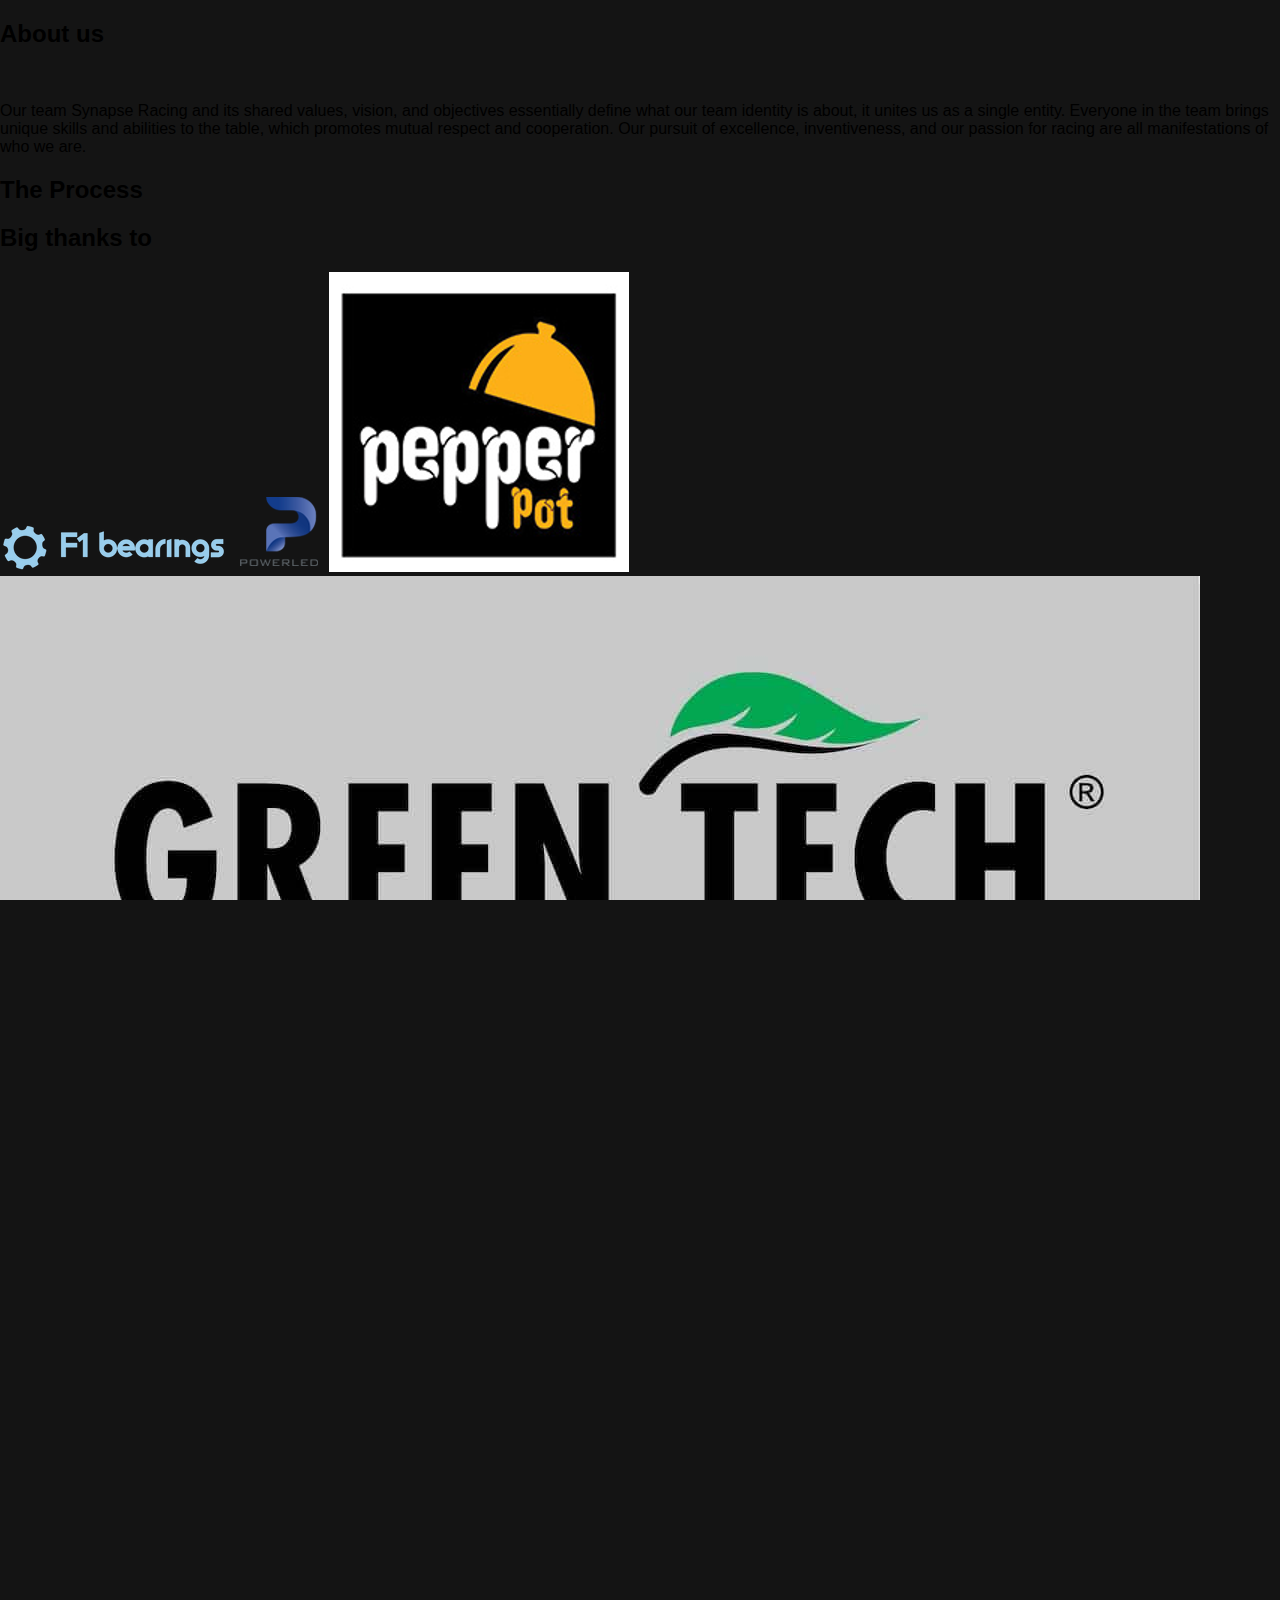
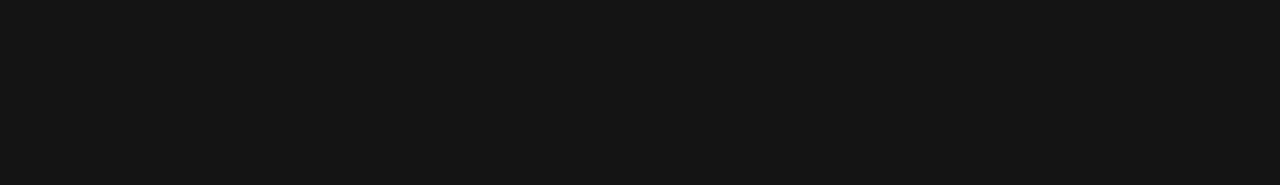
<file: index.html>
<!DOCTYPE html>
<html lang="en">
<head>
    <meta charset="UTF-8">
    <meta name="viewport" content="width=device-width, initial-scale=1.0">
    
    <link rel="preconnect" href="https://fonts.googleapis.com">
    <link rel="preconnect" href="https://fonts.gstatic.com" crossorigin>
    <link rel="stylesheet" href="https://fonts.googleapis.com/css2?family=Josefin+Sans:wght@200&display=swap">
    
    <link rel="stylesheet" href="/Assets/css/all.min.css">
    <link rel="stylesheet" href="/Assets/css/fontawesome.min.css">

    <link rel="icon" href="/Assets/logo_transparent.jpg" type="image/x-n">
    <link rel="stylesheet" href="/style.css">

    <script>
        document.addEventListener("DOMContentLoaded",function(){function openLink(url){window.open(url,'_blank')}
        document.querySelectorAll('.sponsor').forEach(sponsor=>{sponsor.addEventListener('click',function(){openLink(this.dataset.url)})})})
    </script>

    <title>Synapse Racing | Home</title>
</head>
<body>
    <article class="wrapper">
        <section class="about-us" id="about-us">
            <h2 class="sped">About us</h2>
            <br>
            <p>
                Our team Synapse Racing and its shared values, vision, and objectives essentially define what our team identity is about, it unites us as a single entity.
                Everyone in the team brings unique skills and abilities to the table, which promotes mutual respect and cooperation.
                Our pursuit of excellence, inventiveness, and our passion for racing are all manifestations of who we are.
            </p>
        </section>
        <section class="process" id="process">
            <h2>The Process</h2>
        </section>
        <section class="sponsors" id="sponsors">
            <h2>Big thanks to</h2>
            <div class="sponsorImgs">
                <img class="sponsor" data-url="https://f1bearings.com/" src="/Assets/Sponsors/1.png" alt="F1 bearings" title="F1 Bearings" draggable="false">
                <img class="sponsor" data-url="https://powerledme.com/" src="/Assets/Sponsors/2.png" alt="Powerled" title="Powerled" draggable="false">
                <img class="sponsor" src="/Assets/Sponsors/3.webp" alt="Pepper Pot" title="Pepper Pot" draggable="false">
                <img class="sponsor" data-url="https://www.greentech-heatshield.com/" src="/Assets/Sponsors/4.jpg" alt="Greentech-Heatsheild" title="Greentech-Heatsheild" draggable="false">
                <img class="sponsor" data-url="https://chops.ae/" src="/Assets/Sponsors/5.jpg" alt="Chops" title="Chops" draggable="false">
            </div>
        </section>
        <section class="end" id="contact">
            <h2 class="end-title">Contact us</h2>
            <div class="end-text">
                <span><i class="fa-brands fa-instagram"></i>&nbsp;&nbsp;&nbsp;&nbsp;<a id="contact" href="https://www.instagram.com/synapseracing/">instagram</a></span>
                <br style="user-select: none;">
                <span><i class="fa-regular fa-envelope"></i>&nbsp;&nbsp;&nbsp;<a id="contact" href="mailto:">mail</a></span>
            </div>
        </section>
    </article>
</body>
</html>
</file>
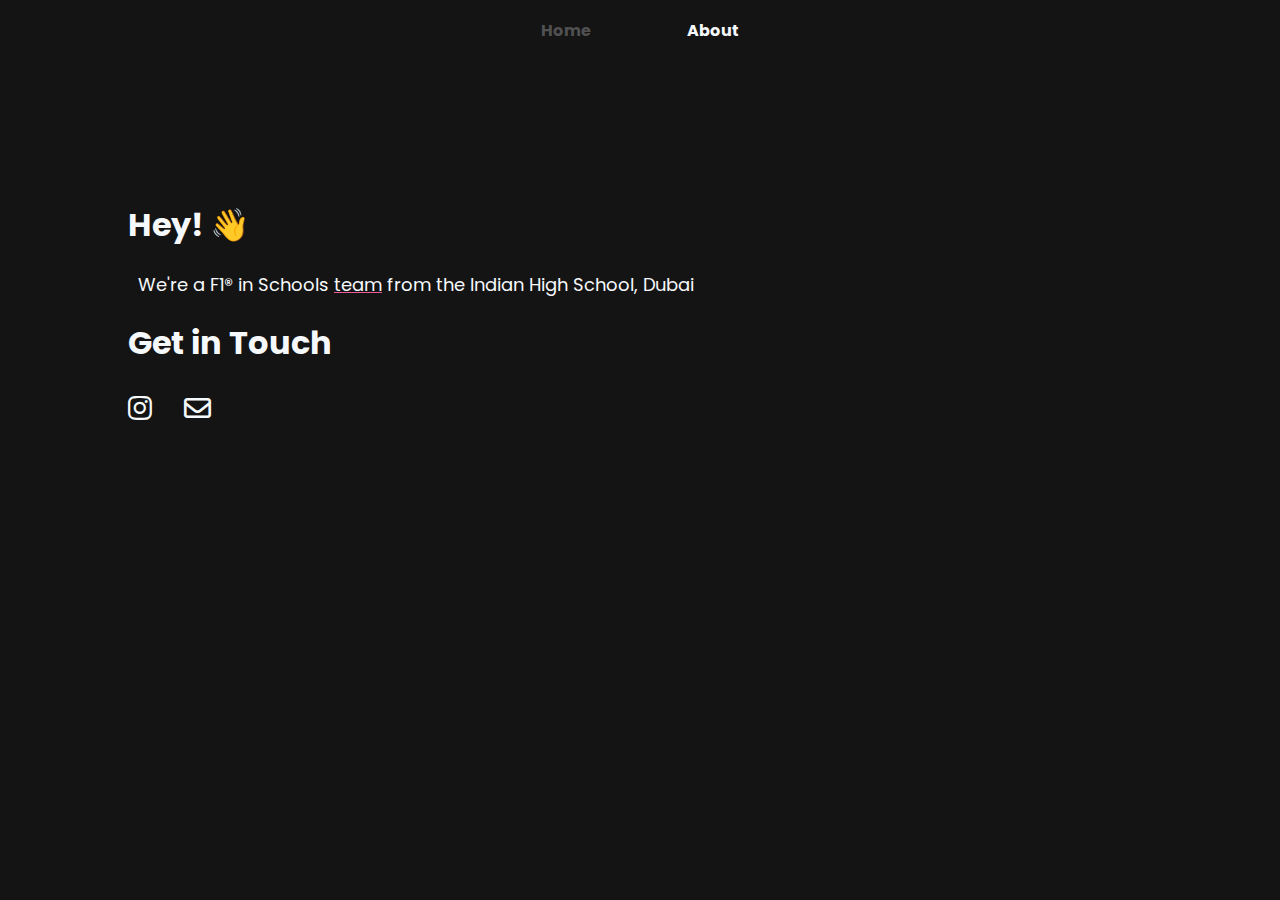
<file: about/index.html>
<!DOCTYPE html>
<html lang="en">
<head>
    <meta charset="UTF-8">
    <meta name="viewport" content="width=device-width, initial-scale=1, maximum-scale=1, user-scalable=no">

    <link rel="preconnect" href="https://fonts.googleapis.com">
    <link rel="preconnect" href="https://fonts.gstatic.com" crossorigin>
    <link rel="stylesheet" href="https://fonts.googleapis.com/css2?family=Poppins&display=swap">

    <link rel="stylesheet" href="/Assets/css/all.min.css">
    <link rel="stylesheet" href="/Assets/css/fontawesome.min.css">

    <link rel="icon" href="/Assets/logo.jpg" type="image/x-n">
    <link rel="stylesheet" href="/about/style.css">
    <title>Valkyie | About</title>
</head>
<body>
    <div class="nav">
        <a id="home" href="/">Home</a>
        <a id="about">About</a>
    </div>
    <div class="content">
        <h1>Hey! 👋</h1>
        <p>We're a F1® in Schools <a class="redirect" href="/about/meet-the-team/">team</a> from the Indian High School, Dubai</p>
        <h1>Get in Touch</h1>
        <div class="contacts">
            <a id="contact" href="https://www.instagram.com/valkyrie.f1/"><i class="fa-brands fa-instagram"></i></a>
            <a id="contact" href="mailto:valkyrie.f24@gmail.com"><i class="fa-regular fa-envelope"></i></a>
        </div>
    </div>
</body>
</html>
</file>
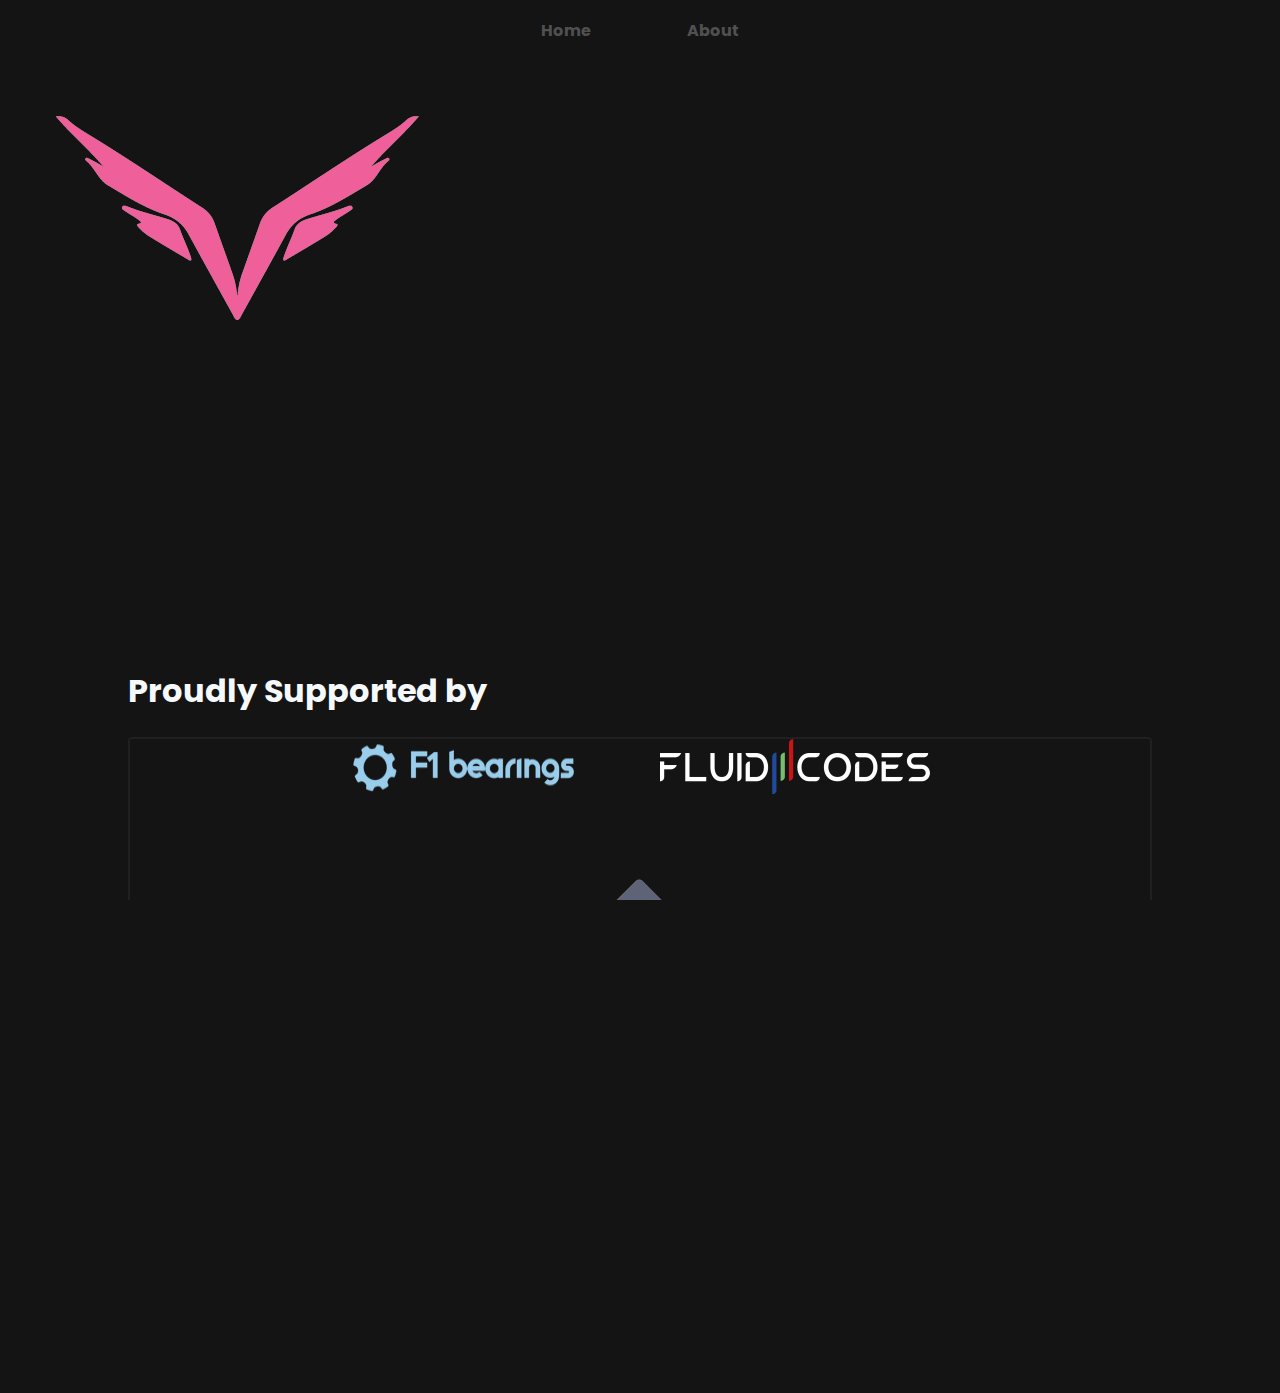
<file: sponsors/index.html>
<!DOCTYPE html>
<html lang="en">
<head>
    <meta charset="UTF-8">
    <meta name="viewport" content="width=device-width, initial-scale=1, maximum-scale=1, user-scalable=no">

    <link rel="preconnect" href="https://fonts.googleapis.com">
    <link rel="preconnect" href="https://fonts.gstatic.com" crossorigin>
    <link rel="stylesheet" href="https://fonts.googleapis.com/css2?family=Poppins&display=swap">

    <link rel="stylesheet" href="/Assets/css/all.min.css">
    <link rel="stylesheet" href="/Assets/css/fontawesome.min.css">

    <link rel="icon" href="/Assets/logo.jpg" type="image/x-n">
    <link rel="stylesheet" href="/sponsors/style.css">

    <script>
        document.addEventListener("DOMContentLoaded", function () {
            function openLink(url) {
                window.open(url, '_blank');
            }

            document.querySelectorAll('.sponsor').forEach(sponsor => {
                sponsor.addEventListener('click', function () {
                    openLink(this.dataset.url);
                });
            });
        });
    </script>

    <title>Valkyie | Sponsors</title>
</head>
<body>
    <img class="logo" src="/Assets/logo_.png" alt="logo">
    <div class="nav">
        <a id="home" href="/">Home</a>
        <a id="about" href="/about/">About</a>
    </div>
    <div class="content">
        <h1>Proudly Supported by</h1>
        <div class="holder">
            <img class="sponsor" data-url="https://www.f1bearings.com/" src="/Assets/Sponsors/F1_bearings.png" alt="F1 bearings" draggable="false">
            <img class="sponsor" data-url="https://fluidcodes.com/" src="/Assets/Sponsors/FluidCodes.png" alt="Fluid Codes" draggable="false">
            <img class="sponsor" data-url="https://thinkninnovate.com/" src="/Assets/Sponsors/TNI.png" alt="Think N Innovate" draggable="false">
        </div>
    </div>
</body>
</html>
</file>
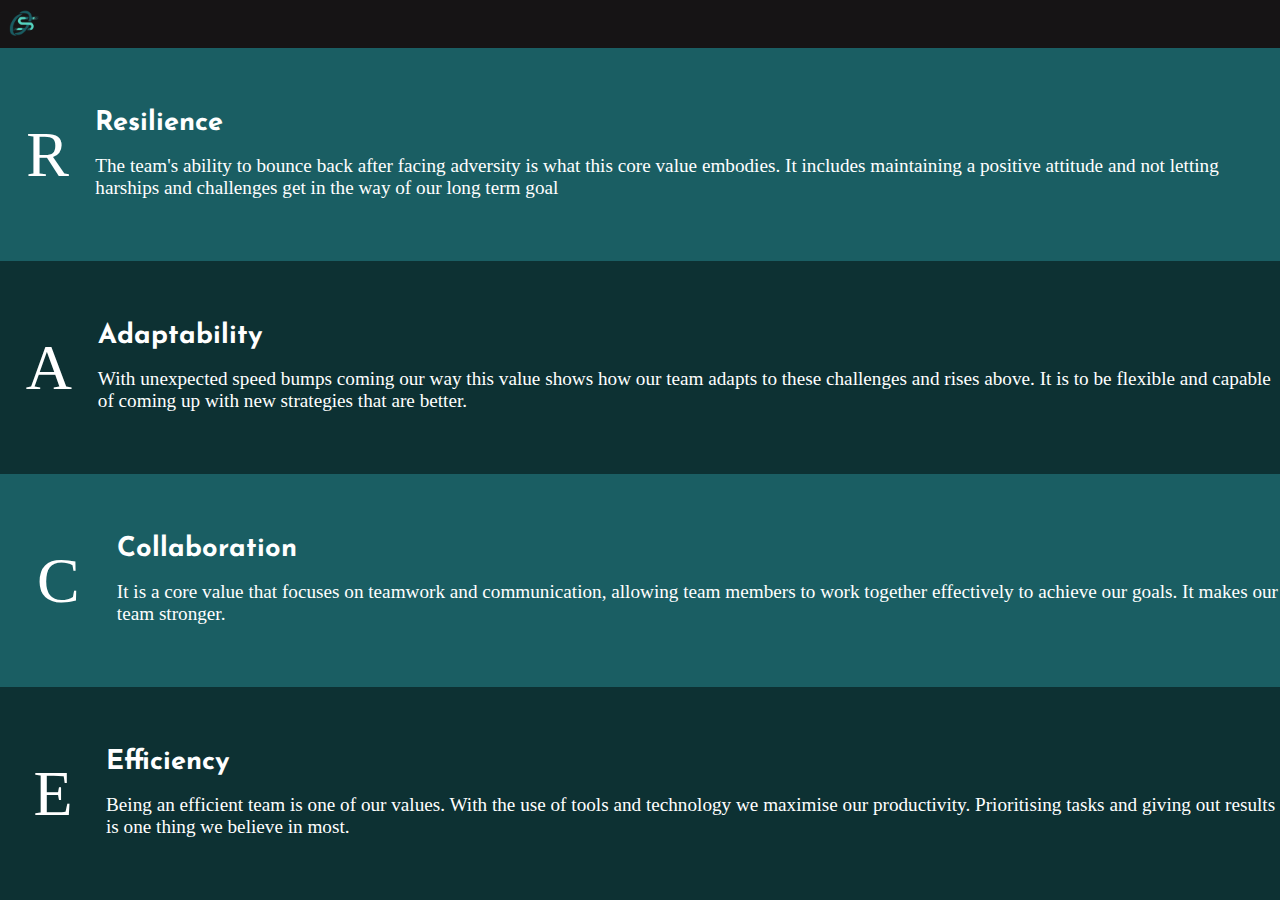
<file: values/index.html>
<!DOCTYPE html>
<html lang="en">
<head>
    <meta charset="UTF-8">
    <meta name="viewport" content="width=device-width, initial-scale=1.0">
    
    <link rel="preconnect" href="https://fonts.googleapis.com">
    <link rel="preconnect" href="https://fonts.gstatic.com" crossorigin>
    <link rel="stylesheet" href="https://fonts.googleapis.com/css2?family=Josefin+Sans:wght@200&display=swap">
    <link rel="stylesheet" href="https://fonts.googleapis.com/css2?family=Lato:wght@300&display=swap">
    
    <link rel="stylesheet" href="/Assets/css/all.min.css">
    <link rel="stylesheet" href="/Assets/css/fontawesome.min.css">

    <link rel="icon" href="/Assets/imgs/logo.png" type="image/x-n">
    <link rel="stylesheet" href="/values/style.css">

    <title>Synapse Racing | Values</title>
</head>
<body>
    <nav><a href="/" title="home"><img style="height: 100%; object-fit: contain;" src="/Assets/imgs/logo_transparent.png"></a></nav>
    <article>
        <section class="R" id="section">
            <div class="letter">R</div>
            <div class="content">
                <h3 style="font-family: 'Josefin Sans', sans-serif;">Resilience</h3><br>
                <p>
                    The team's ability to bounce back after facing adversity is what this core value embodies.
                    It includes maintaining a positive attitude and not letting harships and challenges get in the way of our long term goal
                </p>
            </div>
        </section>
        <section class="A" id="section">
            <div class="letter">A</div>
            <div class="content">
                <h3 style="font-family: 'Josefin Sans', sans-serif;">Adaptability</h3><br>
                <p>
                    With unexpected speed bumps coming our way this value shows how our team adapts to these challenges and rises above.
                    It is to be flexible and capable of coming up with new strategies that are better.
                </p>
            </div>
        </section>
        <section class="C" id="section">
            <div class="letter">C</div>
            <div class="content">
                <h3 style="font-family: 'Josefin Sans', sans-serif;">Collaboration</h3><br>
                <p>
                    It is a core value that focuses on teamwork and communication, allowing team members to work together effectively to achieve our goals.
                    It makes our team stronger.
                </p>
            </div>
        </section>
        <section class="E" id="section">
            <div class="letter">E</div>
            <div class="content">
                <h3 style="font-family: 'Josefin Sans', sans-serif;">Efficiency</h3><br>
                <p>
                    Being an efficient team is one of our values.
                    With the use of tools and technology we maximise our productivity.
                    Prioritising tasks and giving out results is one thing we believe in most.
                </p>
            </div>
        </section>
    </article>
</body>
</file>
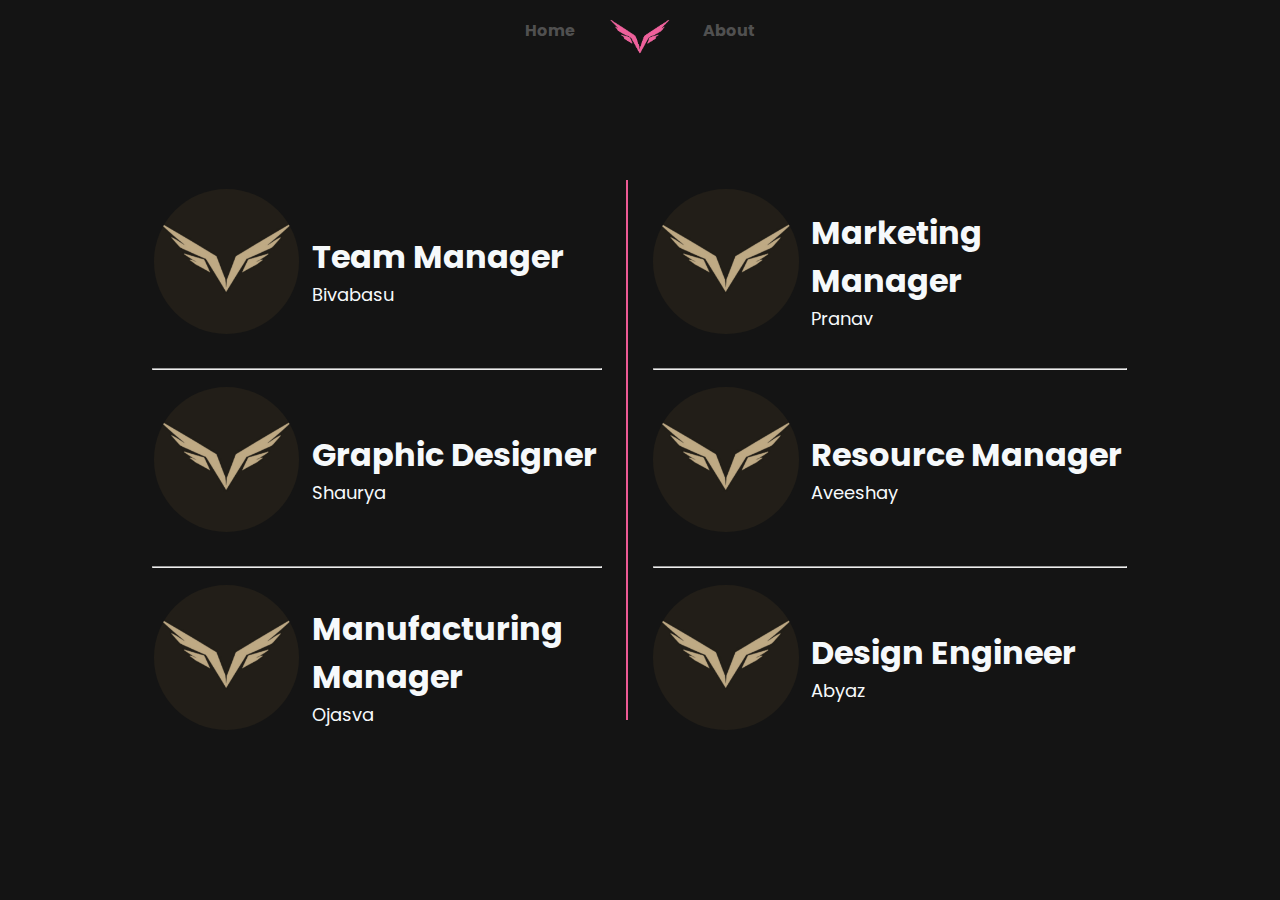
<file: about/meet-the-team/index.html>
<!DOCTYPE html>
<html lang="en">
<head>
    <meta charset="UTF-8">
    <meta name="viewport" content="width=device-width, initial-scale=1, maximum-scale=1, user-scalable=no">

    <link rel="preconnect" href="https://fonts.googleapis.com">
    <link rel="preconnect" href="https://fonts.gstatic.com" crossorigin>
    <link rel="stylesheet" href="https://fonts.googleapis.com/css2?family=Poppins&display=swap">

    <link rel="stylesheet" href="/Assets/css/all.min.css">
    <link rel="stylesheet" href="/Assets/css/fontawesome.min.css">

    <link rel="icon" href="/Assets/logo.jpg" type="image/x-n">
    <link rel="stylesheet" href="/about/meet-the-team/style.min.css">
    <script>
        document.addEventListener('DOMContentLoaded', function() {
            if (window.innerWidth < 955) {
                window.location.href = '/about/meet-the-team/mobile.html';
            }
            window.addEventListener('resize', function() {
                if (window.innerWidth < 955) { window.location.href = '/about/meet-the-team/mobile.html'; }
            });
        });
    </script>
    <title>Valkyie | Meet the team</title>
</head>
<body>
    <img class="logo" src="/Assets/logo_.png" alt="logo">
    <div class="nav">
        <a id="home" href="/">Home</a>
        <a id="about" href="/about/">About</a>
    </div>
    <div class="content">
        <div class="left">
            <div class="dude">
                <img src="/Assets/logo.jpg" class="mugshot" draggable="false">
                <div class="desc">
                    <div class="title">Team Manager</div>
                    <p>Bivabasu</p>
                </div>
            </div>
            <hr>
            <div class="dude">
                <img src="/Assets/logo.jpg" class="mugshot" draggable="false">
                <div class="desc">
                    <div class="title">Graphic Designer</div>
                    <p>Shaurya</p>
                </div>
            </div>
            <hr>
            <div class="dude">
                <img src="/Assets/logo.jpg" class="mugshot" draggable="false">
                <div class="desc">
                    <div class="title">Manufacturing Manager</div>
                    <p>Ojasva</p>
                </div>
            </div>
        </div>
        <div class="hr"><hr></div>
        <div class="right">
            <div class="dude">
                <img src="/Assets/logo.jpg" class="mugshot" draggable="false">
                <div class="desc">
                    <div class="title">Marketing Manager</div>
                    <p>Pranav</p>
                </div>
            </div>
            <hr>
            <div class="dude">
                <img src="/Assets/logo.jpg" class="mugshot" draggable="false">
                <div class="desc">
                    <div class="title">Resource Manager</div>
                    <p>Aveeshay</p>
                </div>
            </div>
            <hr>
            <div class="dude">
                <img src="/Assets/logo.jpg" class="mugshot" draggable="false">
                <div class="desc">
                    <div class="title">Design Engineer</div>
                    <p>Abyaz</p>
                </div>
            </div>
        </div>
    </div>
</body>
</html>
</file>
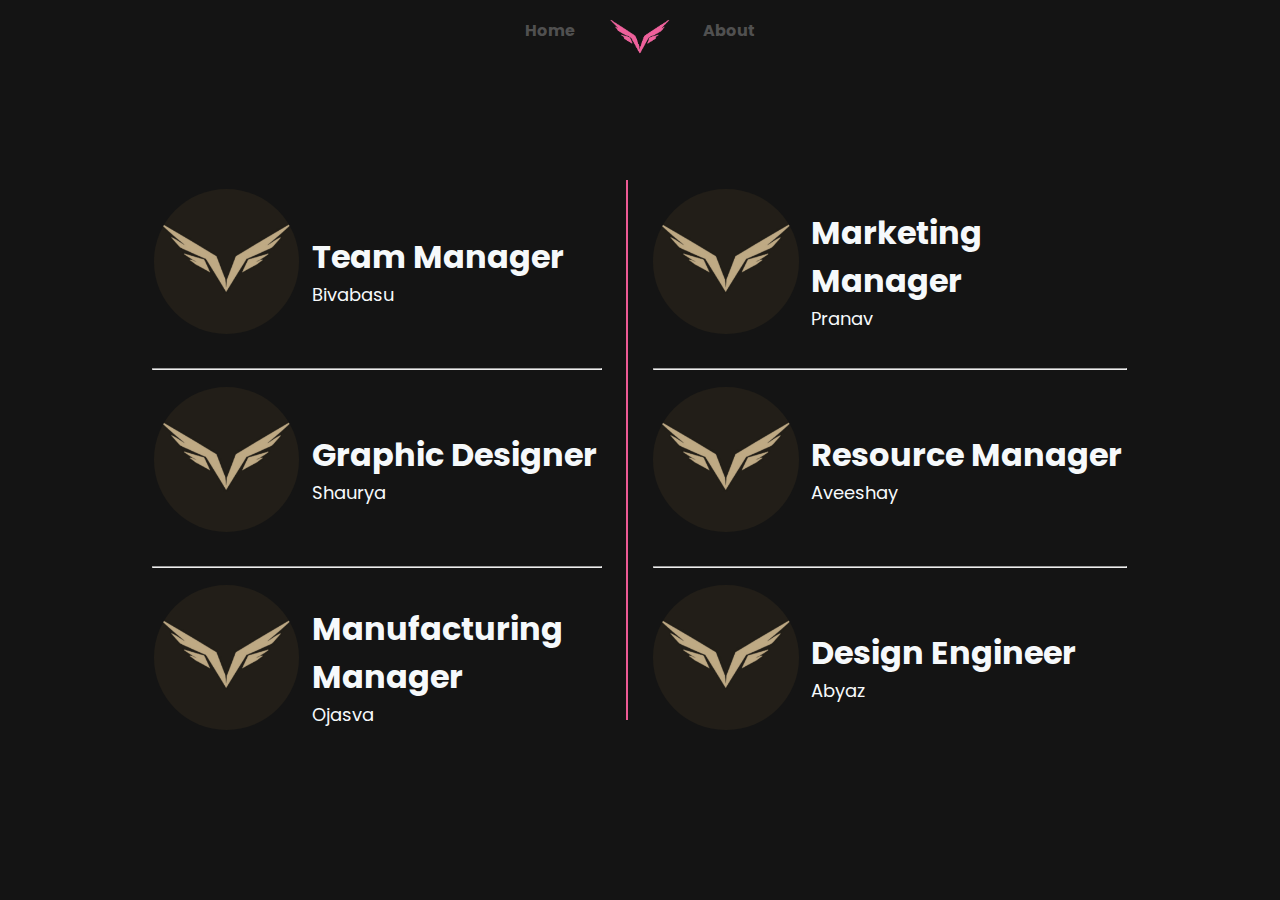
<file: about/meet-the-team/mobile.html>
<!DOCTYPE html>
<html lang="en">
<head>
    <meta charset="UTF-8">
    <meta name="viewport" content="width=device-width, initial-scale=1, maximum-scale=1, user-scalable=no">

    <link rel="preconnect" href="https://fonts.googleapis.com">
    <link rel="preconnect" href="https://fonts.gstatic.com" crossorigin>
    <link rel="stylesheet" href="https://fonts.googleapis.com/css2?family=Poppins&display=swap">

    <link rel="stylesheet" href="/Assets/css/all.min.css">
    <link rel="stylesheet" href="/Assets/css/fontawesome.min.css">

    <link rel="icon" href="/Assets/logo.jpg" type="image/x-n">
    <link rel="stylesheet" href="/about/meet-the-team/mobile.min.css">
    <script>
        document.addEventListener('DOMContentLoaded', function() {
            if (window.innerWidth >= 955) {
                window.location.href = '/about/meet-the-team/';
            }
            window.addEventListener('resize', function() {
                if (window.innerWidth >= 955) { window.location.href = '/about/meet-the-team/'; }
            });
        });
    </script>
    <title>Valkyie | Meet the team</title>
</head>
<body>
    <img class="logo" src="/Assets/logo_.png" alt="logo">
    <div class="nav">
        <a id="home" href="/">Home</a>
        <a id="about" href="/about/">About</a>
    </div>
    <div class="content">
        <div class="dude">
            <img src="/Assets/logo.jpg" class="mugshot" draggable="false">
            <div class="desc">
                <div class="title">Team Manager</div>
                <p>Bivabasu</p>
            </div>
        </div>
        <hr>
        <div class="dude">
            <img src="/Assets/logo.jpg" class="mugshot" draggable="false">
            <div class="desc">
                <div class="title">Graphic Designer</div>
                <p>Shaurya</p>
            </div>
        </div>
        <hr>
        <div class="dude">
            <img src="/Assets/logo.jpg" class="mugshot" draggable="false">
            <div class="desc">
                <div class="title">Manufacturing Manager</div>
                <p>Ojasva</p>
            </div>
        </div>
        <hr>
        <div class="dude">
            <img src="/Assets/logo.jpg" class="mugshot" draggable="false">
            <div class="desc">
                <div class="title">Marketing Manager</div>
                <p>Pranav</p>
            </div>
        </div>
        <hr>
        <div class="dude">
            <img src="/Assets/logo.jpg" class="mugshot" draggable="false">
            <div class="desc">
                <div class="title">Resource Manager</div>
                <p>Aveeshay</p>
            </div>
        </div>
        <hr>
        <div class="dude">
            <img src="/Assets/logo.jpg" class="mugshot" draggable="false">
            <div class="desc">
                <div class="title">Design Engineer</div>
                <p>Abyaz</p>
            </div>
        </div>
    </div>
</body>
</html>
</file>
<file: style.css>
html { user-select: none; overflow: hidden;}

body {
  z-index: 1;
  height: 100vh;
  width: 100vw;
  font-family: "Poppins", sans-serif;
  font-weight: 400;
  font-style: normal;
  background-color: #141414;
  margin: 0rem;
  overflow: hidden;
}

a {
  color: #505050;
  text-decoration: none;
}

.nav {
  position: absolute;
  top: 2%;
  width: 100%;
  display: flex;
  font-weight: bold;
  flex-direction: row;
  gap: 6rem;
  justify-content: center;
}

#home {
  color: #F6F9FB;
}

#about {
  transition: all 0.2s ease-in-out;
}

#about:hover {
  color: #F6F9FB;
}

.txt {
  position: absolute;
  top: 97%;
  left: 50%;
  transform: translate(-50%, 0%);
  font-size: 2vh;
  color: #474747;
}

#left-right {
  color: #7b7b7b;
}

#carrousel {
  z-index: 0;
  display: flex;
  gap: 4vmin;
  position: absolute;
  left: 50%;
  top: 50%;
  transform: translate(0%, -50%); 
  user-select: none;
}

#carrousel > .image {
  width: 40vmin;
  height: 56vmin;
  object-fit: cover;
  object-position: 100% center;
}

#arrow {
  position: absolute;
  left: 50%;
  top: 16%;
  transform: translate(-50%, 0%);
  font-size: 3vh;
  color: #474747;
}
</file>
<file: about/style.css>
html { background-color: #141414; height: 100vh; width: 100vw; overflow: hidden; }

body {
    height: 100vh;
    width: 100vw;
    font-family: "Poppins", sans-serif;
    font-weight: 400;
    font-style: normal;
    background-color: #141414;
    margin: 0rem;
    overflow: hidden;
    color: #F6F9FB;
}

a {
    color: #505050;
    text-decoration: none;
}

p {
    padding-left: 10px;
    font-size: large;
}

::selection {
    background-color: #001659;
}

.logo {
    position: absolute;
    top: 1%;
    left: 2rem;
    height: 50px;
    z-index: 5;
}

.nav {
    position: absolute;
    user-select: none;
    top: 2%;
    width: 100%;
    display: flex;
    font-weight: bold;
    flex-direction: row;
    gap: 6rem;
    justify-content: center;
}

#about {
    color: #F6F9FB;
}

#home {
    transition: all 0.2s ease-in-out;
}

#home:hover {
    color: #F6F9FB;
}

.contacts {
    display: flex;
    flex-direction: row;
    gap: 2rem;
}

#contact {
    color: #F6F9FB;
    font-size: 27px;
}

.content {
    padding: 20vh 10vw;
}

.redirect {
    color: #F6F9FB;
    text-decoration: underline;
    text-decoration-color: #ED5A95;
    text-underline-offset: auto;
    transition: all 0.2s ease-in-out;
}

.redirect:hover {
    color: #ED5A95;
    text-decoration: underline;
    text-underline-offset: 0.3vh;
}
</file>
<file: sponsors/style.css>
html { background-color: #141414; height: 100vh; width: 100vw; overflow: hidden; }

body {
    height: 100vh;
    width: 100vw;
    font-family: "Poppins", sans-serif;
    font-weight: 400;
    font-style: normal;
    background-color: #141414;
    margin: 0rem;
    overflow: hidden;
    color: #F6F9FB;
}

a {
    color: #505050;
    text-decoration: none;
}

p {
    padding-left: 10px;
    font-size: large;
}

::selection {
    background-color: #001659;
}

.nav {
    position: absolute;
    user-select: none;
    top: 2%;
    width: 100%;
    display: flex;
    font-weight: bold;
    flex-direction: row;
    gap: 6rem;
    justify-content: center;
}

#about {
    transition: all 0.2s ease-in-out;
}

#about:hover {
    color: #F6F9FB;
}

#home {
    transition: all 0.2s ease-in-out;
}

#home:hover {
    color: #F6F9FB;
}

.contacts {
    display: flex;
    flex-direction: row;
    gap: 2rem;
}

#contact {
    color: #F6F9FB;
    font-size: 27px;
}

.content {
    padding: 20vh 10vw;
}

.holder {
    padding: 0px;
    margin: 0px;
    display: flex;
    flex-wrap: wrap;
    gap: 5rem;
    justify-content: center;
    border-radius: 4px;
    border: 2px solid #202020;
}
</file>
<file: values/style.css>
* { margin: 0px; padding: 0px; box-sizing: border-box; color: #ffffff;}

html, body { height: 100%; }

body {
    height: 100vh;
    width: 100vw;
}

nav {
    height: 3rem;
    background-color: #161415;
}

article {
    height: calc(100vh - 3rem);
    width: 100vw;
    display: flex;
    flex-direction: column;
    background-color: #1A5E63;
}

h3 { font-size: 1.7rem; }

p { font-size: 1.2rem; }

#section {
    flex: 1 1 auto;
    min-height: fit-content;
    display: flex;
    flex-direction: row;
}

#section:nth-of-type(even) {
  background-color: #0000007a;
}

.letter {
    flex-basis: calc(10%);
    display: flex;
    align-items: center;
    justify-content: center;
    font-size: 4rem;
}

.content {
    flex-grow: 1;
    display: flex;
    flex-direction: column;
    justify-content: center;
    text-wrap: auto;
}
</file>
<file: about/meet-the-team/style.min.css>
html{background-color:#141414;height:100vh;width:100vw;overflow:hidden}body{height:100vh;width:100vw;font-family:"Poppins",sans-serif;font-weight:400;font-style:normal;margin:0rem;overflow:hidden;color:#F6F9FB}a{color:#505050;text-decoration:none}p{padding-top:0;margin:0;padding-left:1vw;font-size:large}hr{width:90%}::selection{background-color:#001659}.logo{position:absolute;top:.1%;left:50%;transform:translate(-50%,0%);height:75px;z-index:5}.nav{position:absolute;top:2%;width:100%;display:flex;font-weight:700;flex-direction:row;gap:8rem;justify-content:center}#about{transition:all 0.2s ease-in-out}#about:hover{color:#F6F9FB}#home{transition:all 0.2s ease-in-out}#home:hover{color:#F6F9FB}.content{padding:20vh 10vw;display:flex;flex-direction:row;height:100%;box-sizing:border-box}.left{flex-basis:49.9%;display:flex;flex-direction:column}.hr{flex-basis:.2%}.hr>hr{width:100%;height:100%;background-color:#ED5A95;border:none;padding:0;margin:0}.right{flex-grow:1;display:flex;flex-direction:column}.dude{box-sizing:border-box;padding:1vh 2vw;height:calc(100% / 3);display:flex;flex-direction:row}.mugshot{aspect-ratio:1 / 1;height:calc(100% - 1.3vw);border-radius:50%;filter:sepia(1);transition:all 0.3s ease-in-out}.mugshot:hover{aspect-ratio:1 / 1;filter:sepia(0);border-radius:0}.desc{flex-basis:75%;height:100%;align-content:center}.title{padding-left:1vw;font-size:xx-large;font-weight:700}
</file>
<file: about/meet-the-team/mobile.min.css>
html{background-color:#141414;height:100vh;width:100vw}body{height:100vh;width:100vw;font-family:"Poppins",sans-serif;font-weight:400;font-style:normal;margin:0rem;color:#F6F9FB}a{color:#505050;text-decoration:none}p{padding-top:0;margin:0;padding-left:1vw;font-size:large}::selection{background-color:#001659}.logo{position:absolute;top:.1%;left:50%;transform:translate(-50%,0%);height:75px;z-index:5}.nav{position:absolute;top:2%;width:100%;display:flex;font-weight:700;flex-direction:row;gap:8rem;justify-content:center}#about{transition:all 0.2s ease-in-out}#about:hover{color:#F6F9FB}#home{transition:all 0.2s ease-in-out}#home:hover{color:#F6F9FB}.content{padding:7vh 5vw 0 5vw;height:100%;box-sizing:border-box}.dude{box-sizing:border-box;padding:1vh 2vw;display:flex;flex-direction:row}.mugshot{aspect-ratio:1 / 1;height:25vw;border-radius:50%;filter:sepia(1);transition:all 0.3s ease-in-out}.mugshot:hover{filter:sepia(0);border-radius:0}.desc{flex-basis:75%;height:100%;align-content:center}.title{padding-left:1vw;font-size:xx-large;font-weight:700}
</file>
